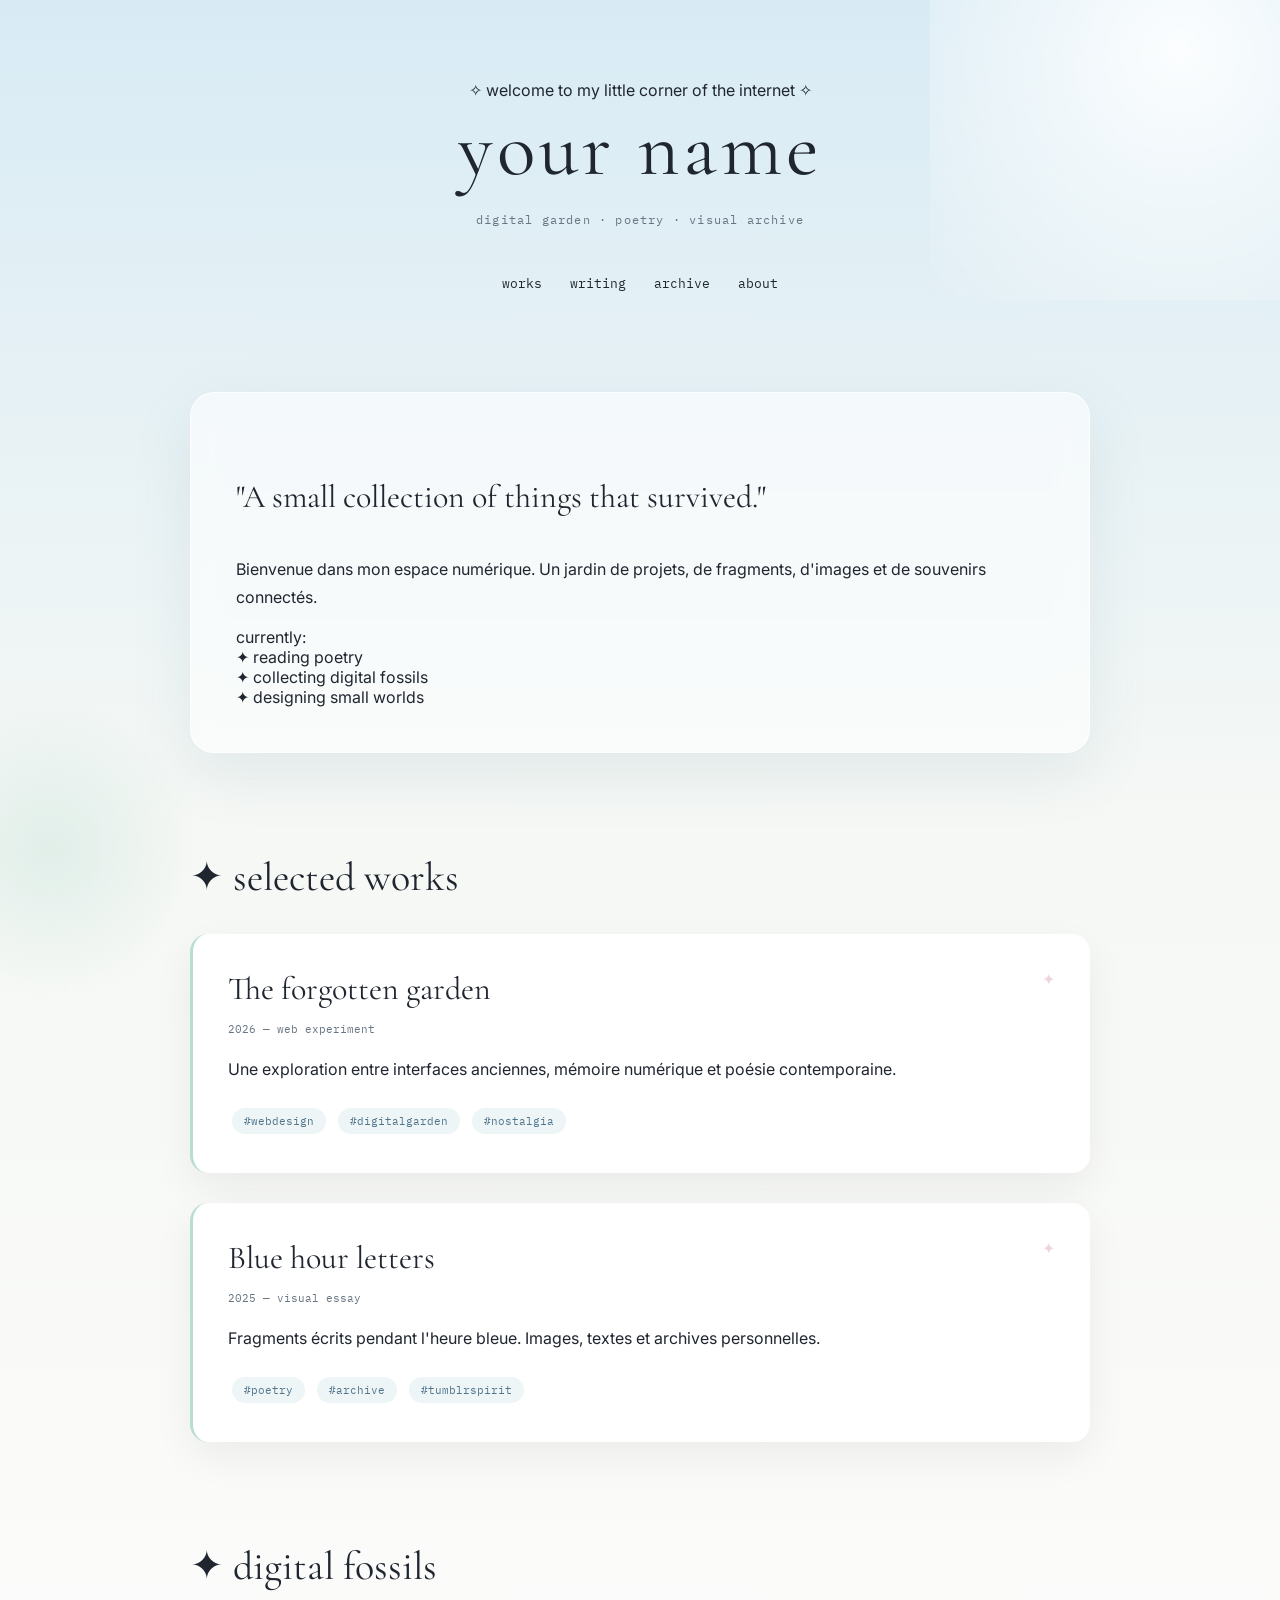
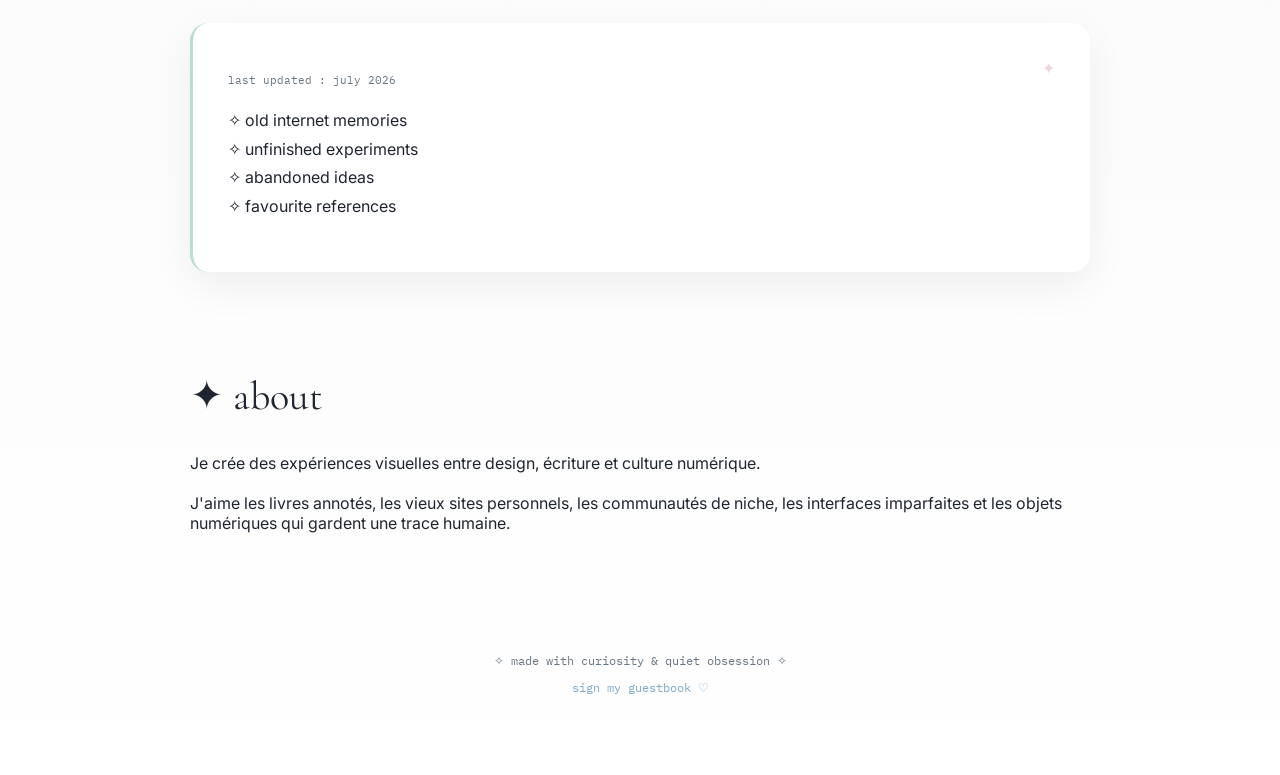
<file: index.html>
<!DOCTYPE html>
<html lang="fr">

<head>

<meta charset="UTF-8">
<meta name="viewport" content="width=device-width, initial-scale=1.0">

<title>your name — digital archive</title>

<meta name="description" content="Digital garden, poetry archive and visual experiments.">


<link rel="stylesheet" href="style.css">


<link rel="preconnect" href="https://fonts.googleapis.com">
<link rel="preconnect" href="https://fonts.gstatic.com" crossorigin>

<link href="https://fonts.googleapis.com/css2?family=Cormorant+Garamond:wght@300;400;600&family=IBM+Plex+Mono:wght@300;400&family=Inter:wght@300;400&display=swap" rel="stylesheet">


</head>



<body>


<div class="container">



<header>


<div class="small-note">
✧ welcome to my little corner of the internet ✧
</div>


<h1>
your name
</h1>


<p class="subtitle">
digital garden · poetry · visual archive
</p>



<nav>

<a href="#works">works</a>
<a href="#writing">writing</a>
<a href="#archive">archive</a>
<a href="#about">about</a>

</nav>


</header>






<main>



<section class="intro">


<p class="quote">
"A small collection of things that survived."
</p>


<p>
Bienvenue dans mon espace numérique.
Un jardin de projets, de fragments, d'images
et de souvenirs connectés.
</p>


<div class="status">

currently:
<br>

✦ reading poetry
<br>

✦ collecting digital fossils
<br>

✦ designing small worlds

</div>



</section>







<section id="works">


<h2>
✦ selected works
</h2>



<div class="archive">



<article class="card">


<h3>
The forgotten garden
</h3>


<p class="meta">
2026 — web experiment
</p>


<p>

Une exploration entre interfaces anciennes,
mémoire numérique et poésie contemporaine.

</p>



<div class="tags">

<span class="tag">
#webdesign
</span>

<span class="tag">
#digitalgarden
</span>

<span class="tag">
#nostalgia
</span>


</div>


</article>






<article class="card">


<h3>
Blue hour letters
</h3>


<p class="meta">
2025 — visual essay
</p>


<p>

Fragments écrits pendant l'heure bleue.
Images, textes et archives personnelles.

</p>



<div class="tags">

<span class="tag">
#poetry
</span>

<span class="tag">
#archive
</span>

<span class="tag">
#tumblrspirit
</span>


</div>


</article>




</div>


</section>







<section id="archive">


<h2>
✦ digital fossils
</h2>


<div class="archive">


<div class="card archive-box">


<p class="meta">
last updated : july 2026
</p>


<p>

✧ old internet memories
<br>
✧ unfinished experiments
<br>
✧ abandoned ideas
<br>
✧ favourite references

</p>


</div>


</div>


</section>







<section id="about">


<h2>
✦ about
</h2>


<p>

Je crée des expériences visuelles entre design,
écriture et culture numérique.

<br><br>

J'aime les livres annotés,
les vieux sites personnels,
les communautés de niche,
les interfaces imparfaites
et les objets numériques qui gardent une trace humaine.

</p>


</section>






</main>







<footer>


<p>
✧ made with curiosity &amp; quiet obsession ✧
</p>


<a class="guestbook" href="#">
sign my guestbook ♡
</a>



</footer>




</div>


</body>

</html>
</file>
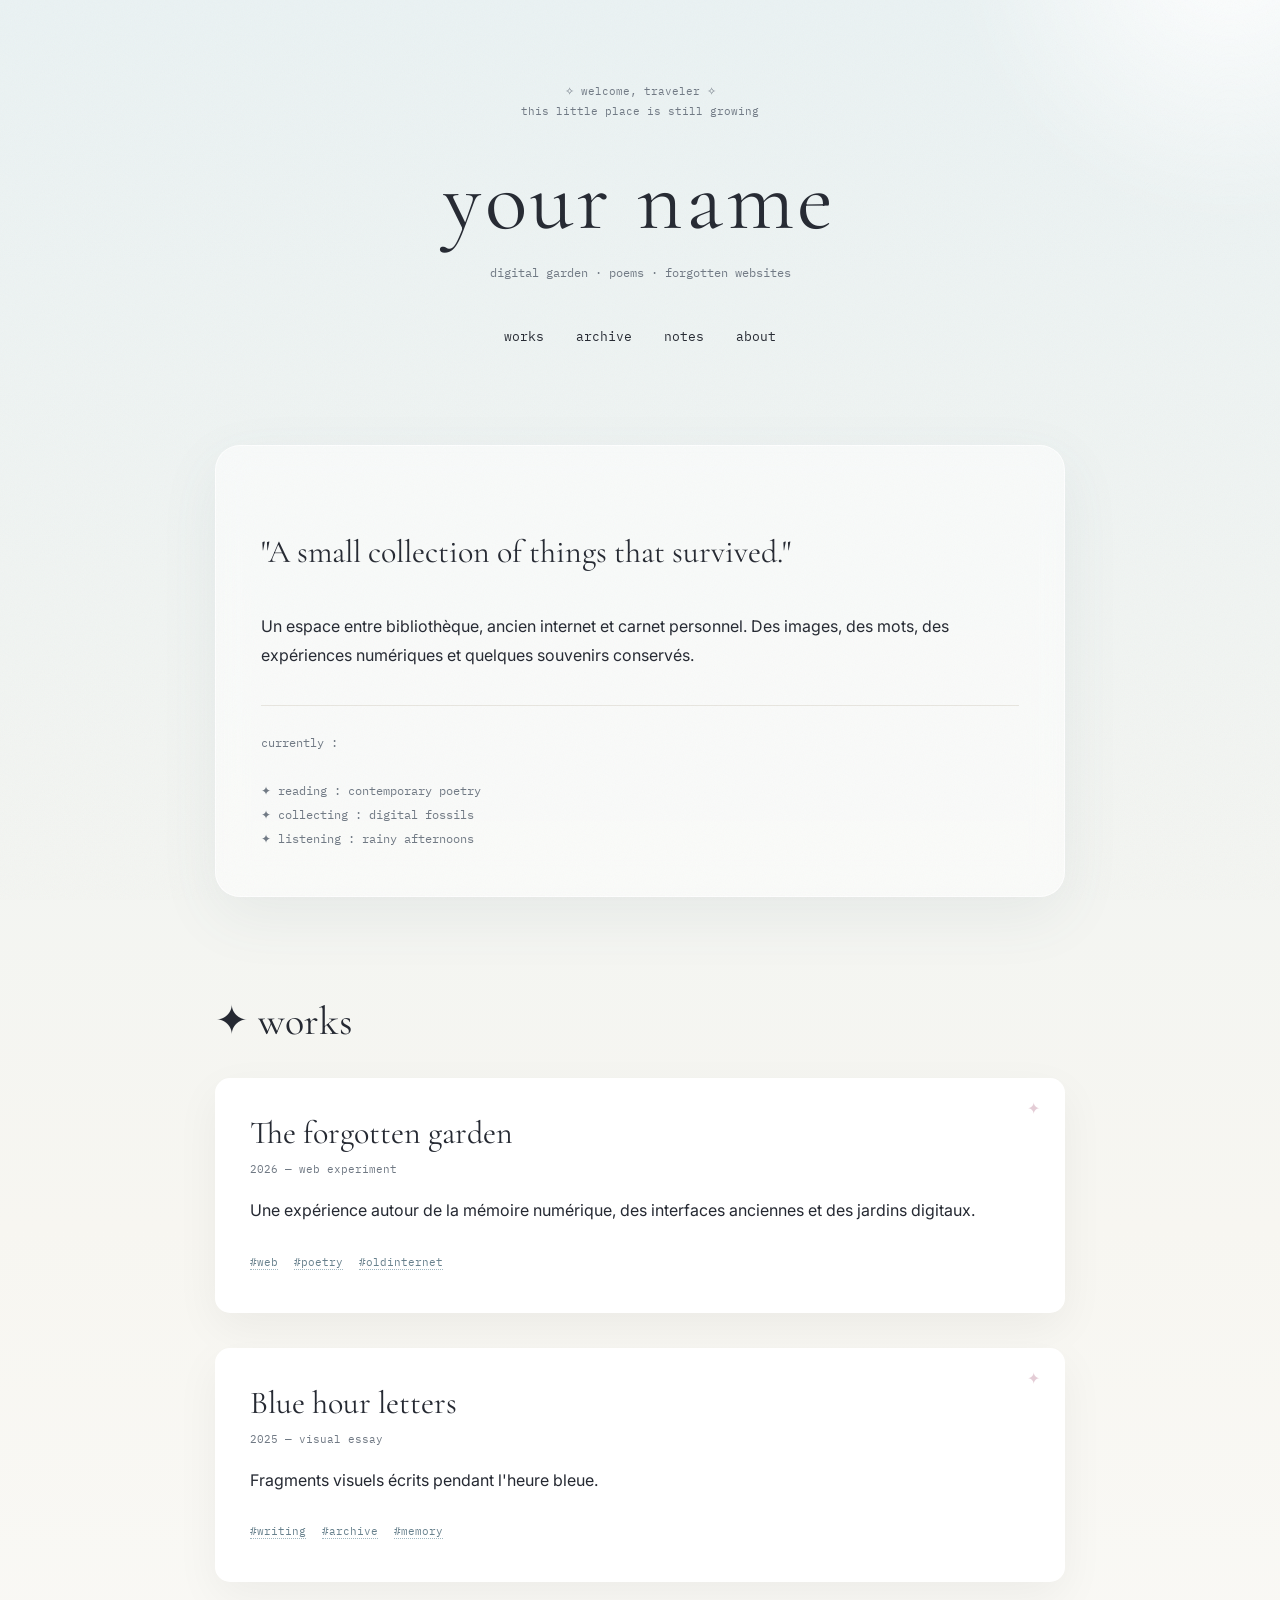
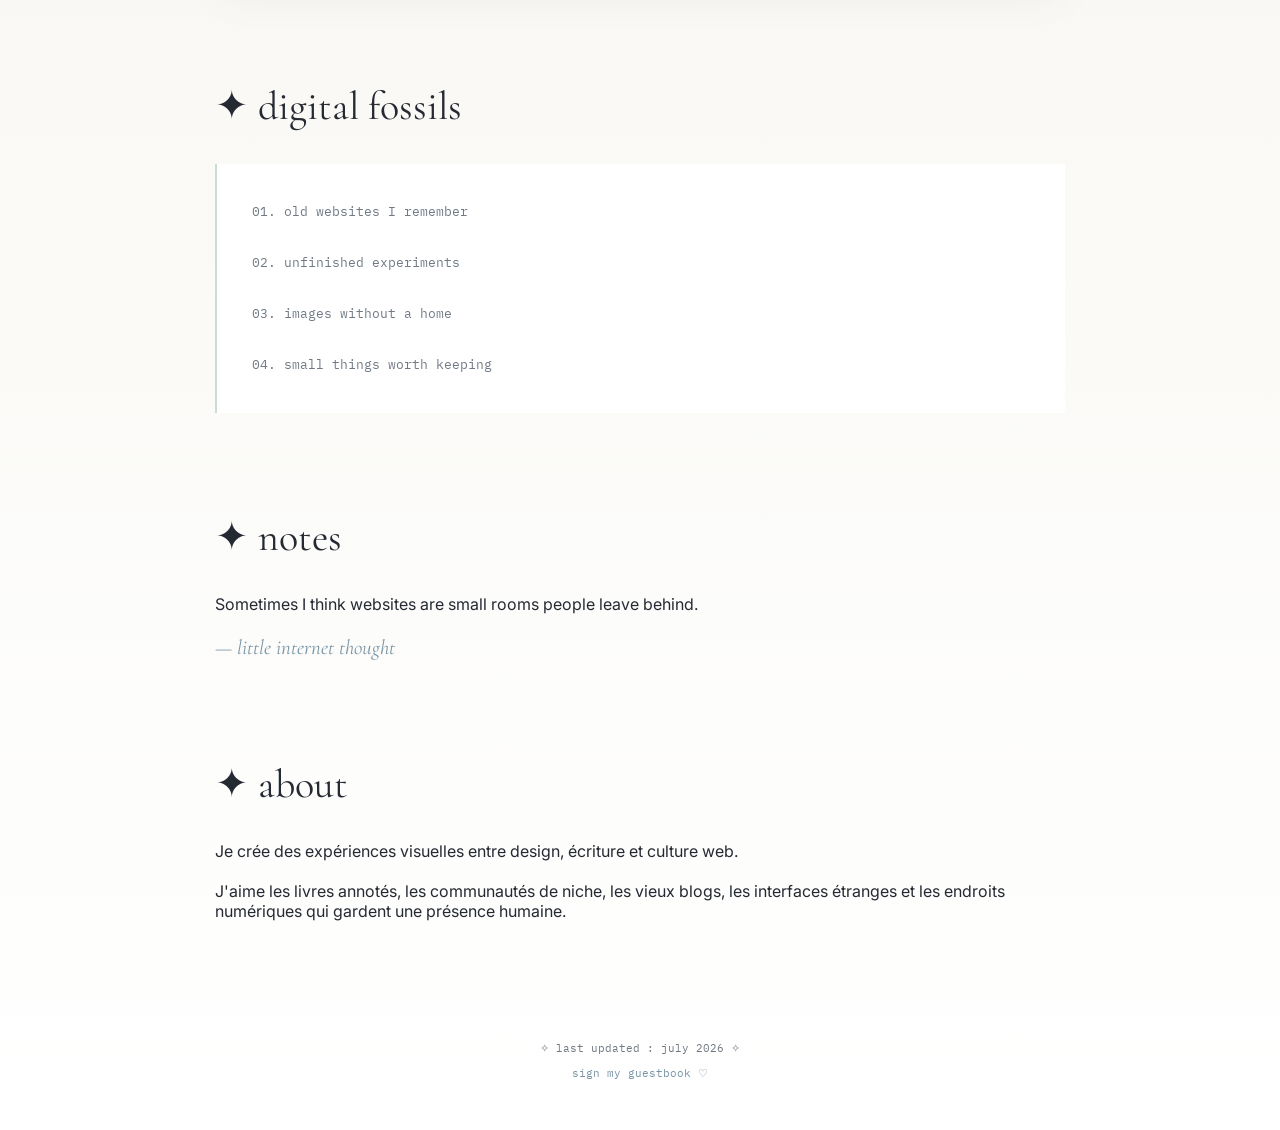
<file: index3.html>
<!DOCTYPE html>
<html lang="fr">

<head>

<meta charset="UTF-8">
<meta name="viewport" content="width=device-width, initial-scale=1.0">

<title>your name — quiet digital archive</title>

<link rel="stylesheet" href="style3.css">


<link rel="preconnect" href="https://fonts.googleapis.com">
<link rel="preconnect" href="https://fonts.gstatic.com" crossorigin>

<link href="https://fonts.googleapis.com/css2?family=Cormorant+Garamond:wght@300;400;600&family=IBM+Plex+Mono:wght@300;400&family=Inter:wght@300;400&display=swap" rel="stylesheet">


</head>



<body>



<div class="container">



<header>


<p class="tiny">

✧ welcome, traveler ✧
<br>
this little place is still growing

</p>


<h1>
your name
</h1>


<p class="subtitle">
digital garden · poems · forgotten websites
</p>



<nav>

<a href="#works">
works
</a>

<a href="#archive">
archive
</a>

<a href="#notes">
notes
</a>

<a href="#about">
about
</a>

</nav>


</header>






<section class="intro">


<p class="quote">

"A small collection of things that survived."

</p>


<p>

Un espace entre bibliothèque,
ancien internet et carnet personnel.

Des images, des mots,
des expériences numériques
et quelques souvenirs conservés.

</p>



<div class="status">


currently :

<br><br>

✦ reading : contemporary poetry

<br>

✦ collecting : digital fossils

<br>

✦ listening : rainy afternoons


</div>



</section>







<section id="works">


<h2>
✦ works
</h2>



<div class="archive">



<article class="card">


<h3>
The forgotten garden
</h3>


<span class="date">
2026 — web experiment
</span>


<p>

Une expérience autour de la mémoire numérique,
des interfaces anciennes et des jardins digitaux.

</p>


<div class="tags">

<span>
#web
</span>

<span>
#poetry
</span>

<span>
#oldinternet
</span>

</div>


</article>






<article class="card">


<h3>
Blue hour letters
</h3>


<span class="date">
2025 — visual essay
</span>


<p>

Fragments visuels écrits pendant
l'heure bleue.

</p>


<div class="tags">

<span>
#writing
</span>

<span>
#archive
</span>

<span>
#memory
</span>

</div>


</article>




</div>


</section>







<section id="archive">


<h2>
✦ digital fossils
</h2>



<div class="note">


01.
old websites I remember

<br><br>

02.
unfinished experiments

<br><br>

03.
images without a home

<br><br>

04.
small things worth keeping


</div>



</section>







<section id="notes">


<h2>
✦ notes
</h2>


<p>

Sometimes I think websites
are small rooms people leave behind.

</p>


<p class="hand">

— little internet thought

</p>



</section>








<section id="about">


<h2>
✦ about
</h2>


<p>

Je crée des expériences visuelles
entre design, écriture et culture web.

<br><br>

J'aime les livres annotés,
les communautés de niche,
les vieux blogs,
les interfaces étranges
et les endroits numériques
qui gardent une présence humaine.

</p>


</section>







<footer>


<p>
✧ last updated : july 2026 ✧
</p>


<a href="#">
sign my guestbook ♡
</a>



</footer>




</div>



</body>

</html>
</file>
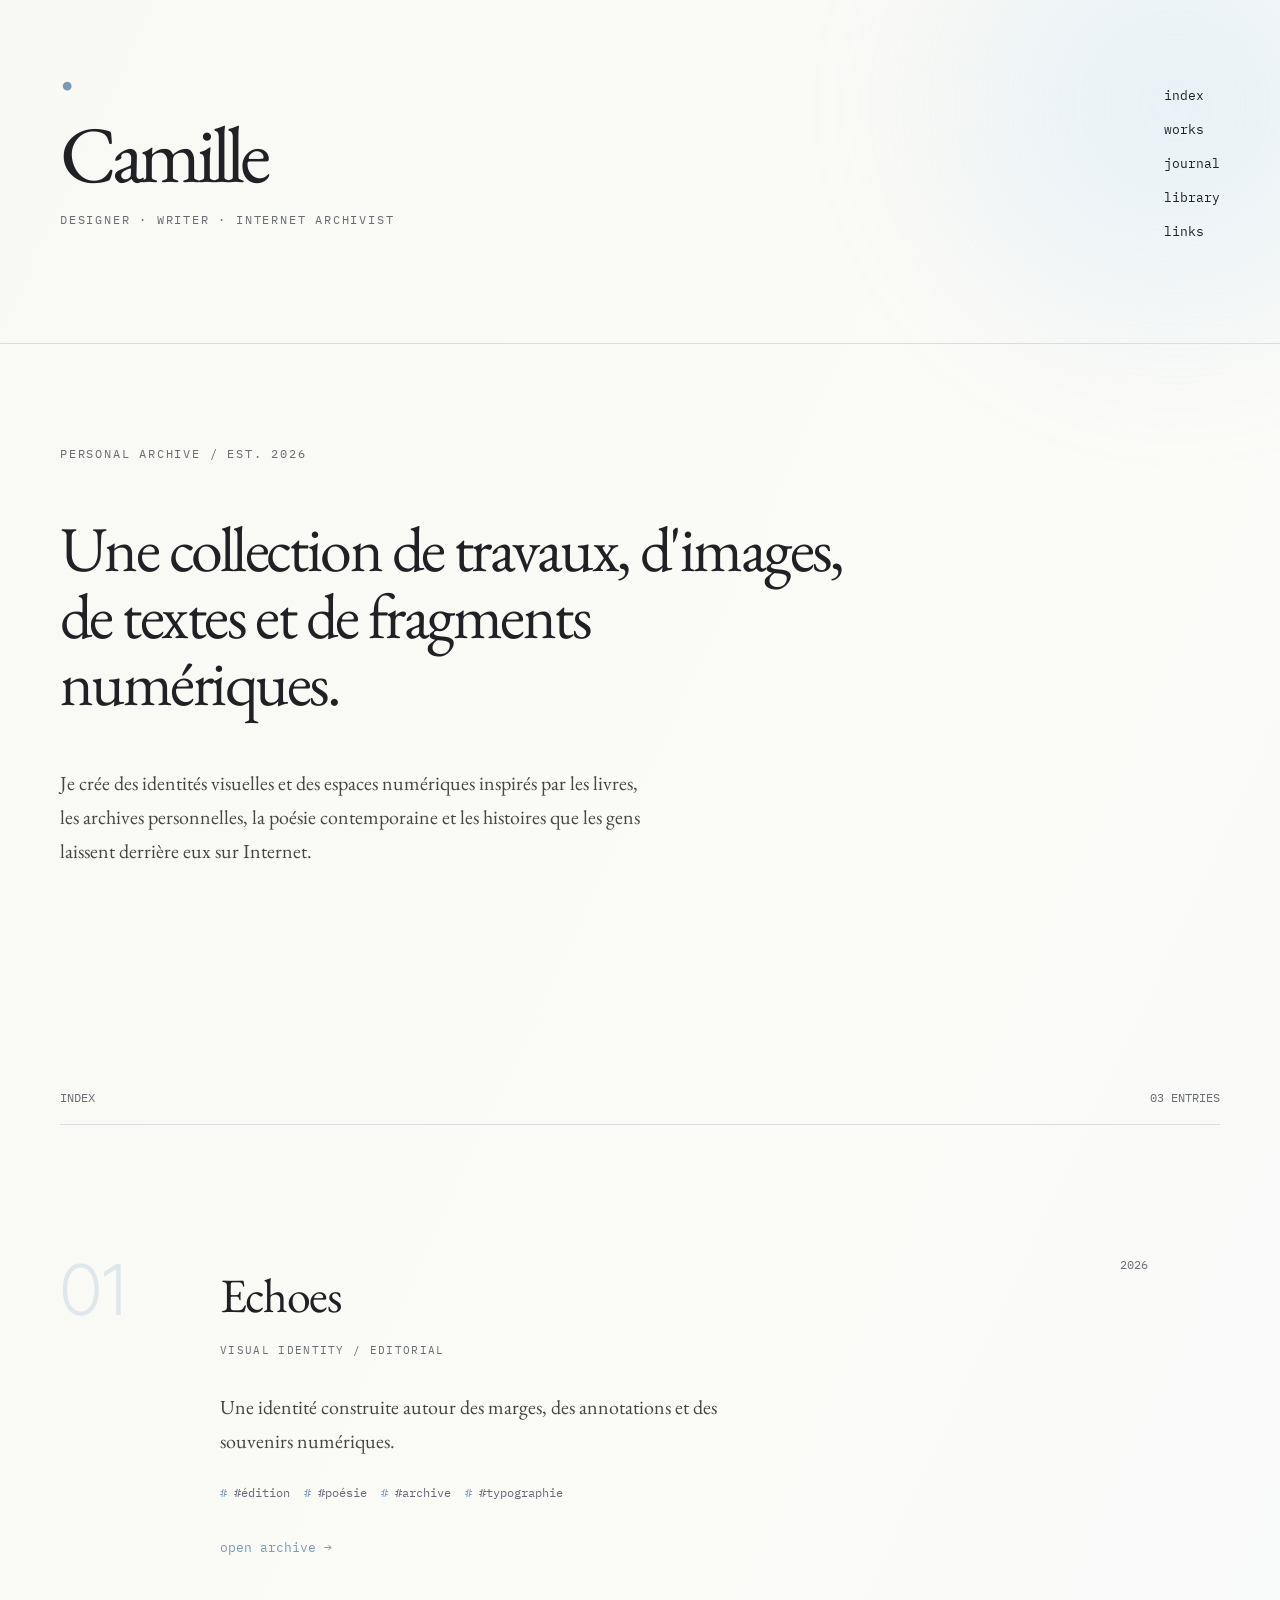
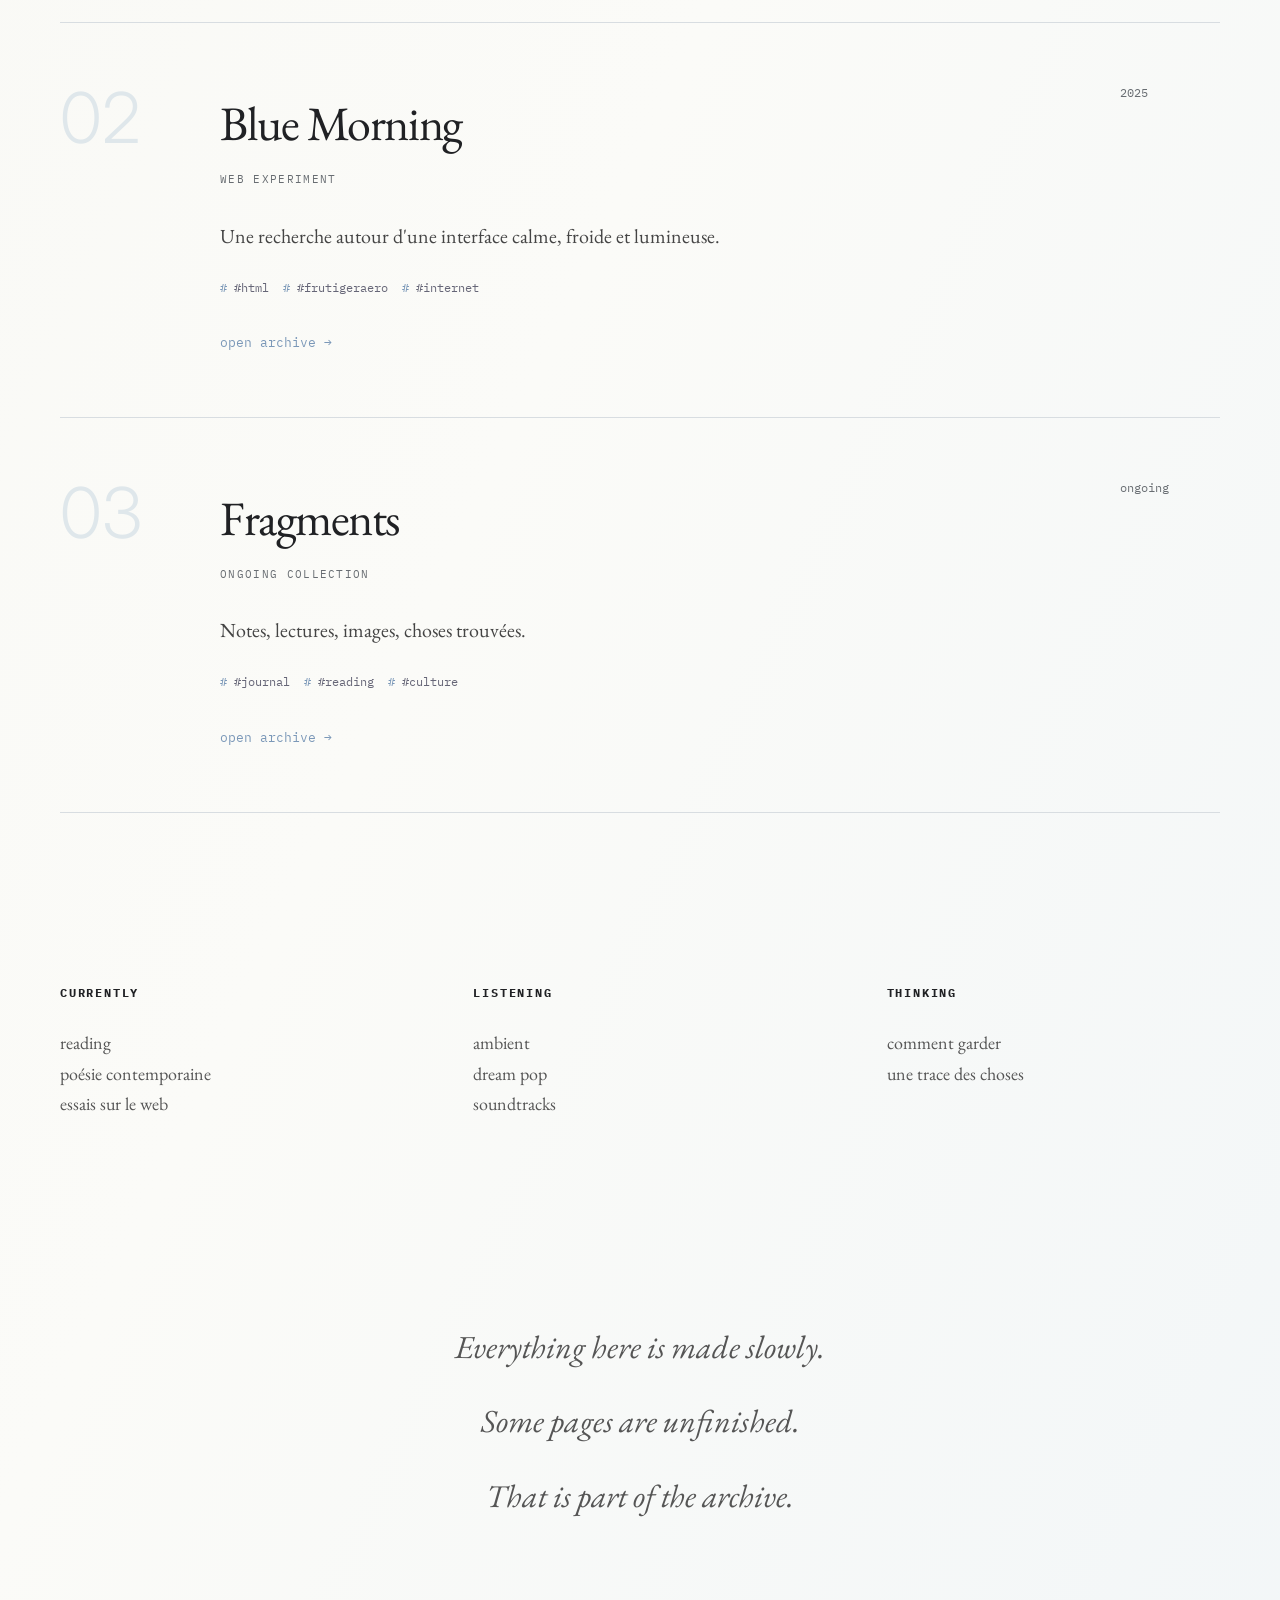
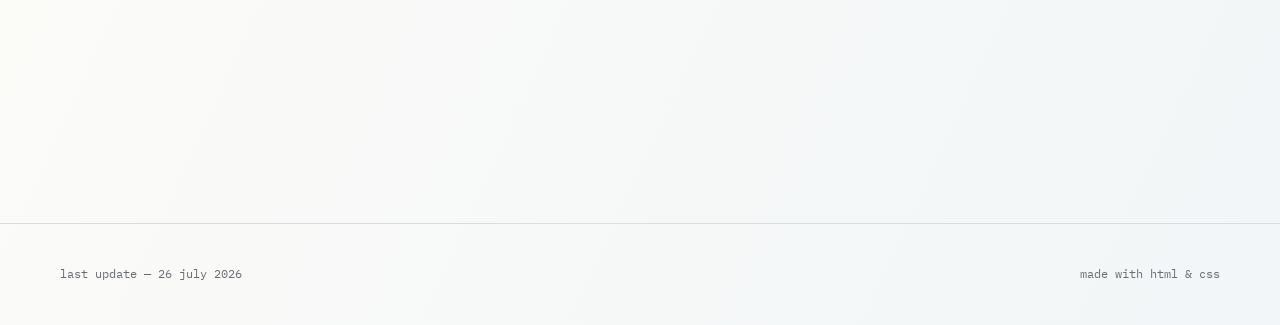
<file: index7.html>
<!DOCTYPE html>
<html lang="fr">

<head>

<meta charset="UTF-8">
<meta name="viewport" content="width=device-width, initial-scale=1.0">

<title>Camille — Archive</title>

<link rel="stylesheet" href="style7.css">

<link rel="preconnect" href="https://fonts.googleapis.com">
<link rel="preconnect" href="https://fonts.gstatic.com" crossorigin>

<link href="https://fonts.googleapis.com/css2?family=EB+Garamond:wght@400;500;600&family=Inter:wght@300;400&family=IBM+Plex+Mono&display=swap" rel="stylesheet">

</head>


<body>


<div class="light"></div>


<header class="top">

<div class="identity">

<div class="mark">
•
</div>

<h1>
Camille
</h1>

<p>
designer · writer · internet archivist
</p>

</div>


<nav>

<a href="#">
index
</a>

<a href="page7.html">
works
</a>

<a href="#">
journal
</a>

<a href="#">
library
</a>

<a href="#">
links
</a>

</nav>


</header>




<main>



<section class="opening">


<p class="small">
PERSONAL ARCHIVE / EST. 2026
</p>


<h2>

Une collection de travaux,
d'images, de textes
et de fragments numériques.

</h2>


<p class="description">

Je crée des identités visuelles et des espaces numériques
inspirés par les livres, les archives personnelles,
la poésie contemporaine et les histoires que les gens
laissent derrière eux sur Internet.

</p>


</section>





<section class="index">


<div class="title">

<span>
INDEX
</span>

<span>
03 ENTRIES
</span>

</div>




<article class="entry">


<div class="number">
01
</div>


<div class="content">


<h3>
Echoes
</h3>


<p class="type">
visual identity / editorial
</p>


<p>
Une identité construite autour des marges,
des annotations et des souvenirs numériques.
</p>


<div class="tags">

<span>
#édition
</span>

<span>
#poésie
</span>

<span>
#archive
</span>

<span>
#typographie
</span>

</div>


<a href="page7.html">
open archive →
</a>


</div>


<div class="date">
2026
</div>


</article>





<article class="entry">


<div class="number">
02
</div>


<div class="content">


<h3>
Blue Morning
</h3>


<p class="type">
web experiment
</p>


<p>
Une recherche autour d'une interface calme,
froide et lumineuse.
</p>


<div class="tags">

<span>
#html
</span>

<span>
#frutigeraero
</span>

<span>
#internet
</span>

</div>


<a href="#">
open archive →
</a>


</div>


<div class="date">
2025
</div>


</article>







<article class="entry">


<div class="number">
03
</div>


<div class="content">


<h3>
Fragments
</h3>


<p class="type">
ongoing collection
</p>


<p>
Notes, lectures, images,
choses trouvées.
</p>


<div class="tags">

<span>
#journal
</span>

<span>
#reading
</span>

<span>
#culture
</span>

</div>


<a href="#">
open archive →
</a>


</div>


<div class="date">
ongoing
</div>


</article>



</section>







<section class="side-notes">


<div>

<h4>
currently
</h4>


<p>
reading<br>
poésie contemporaine<br>
essais sur le web
</p>

</div>



<div>

<h4>
listening
</h4>


<p>
ambient<br>
dream pop<br>
soundtracks
</p>

</div>



<div>

<h4>
thinking
</h4>


<p>
comment garder<br>
une trace des choses
</p>

</div>


</section>






<section class="ending">


<p>

Everything here is made slowly.

</p>


<p>

Some pages are unfinished.

</p>


<p>

That is part of the archive.

</p>


</section>




</main>





<footer>


<p>
last update — 26 july 2026
</p>


<p>
made with html & css
</p>


</footer>



</body>

</html>
</file>
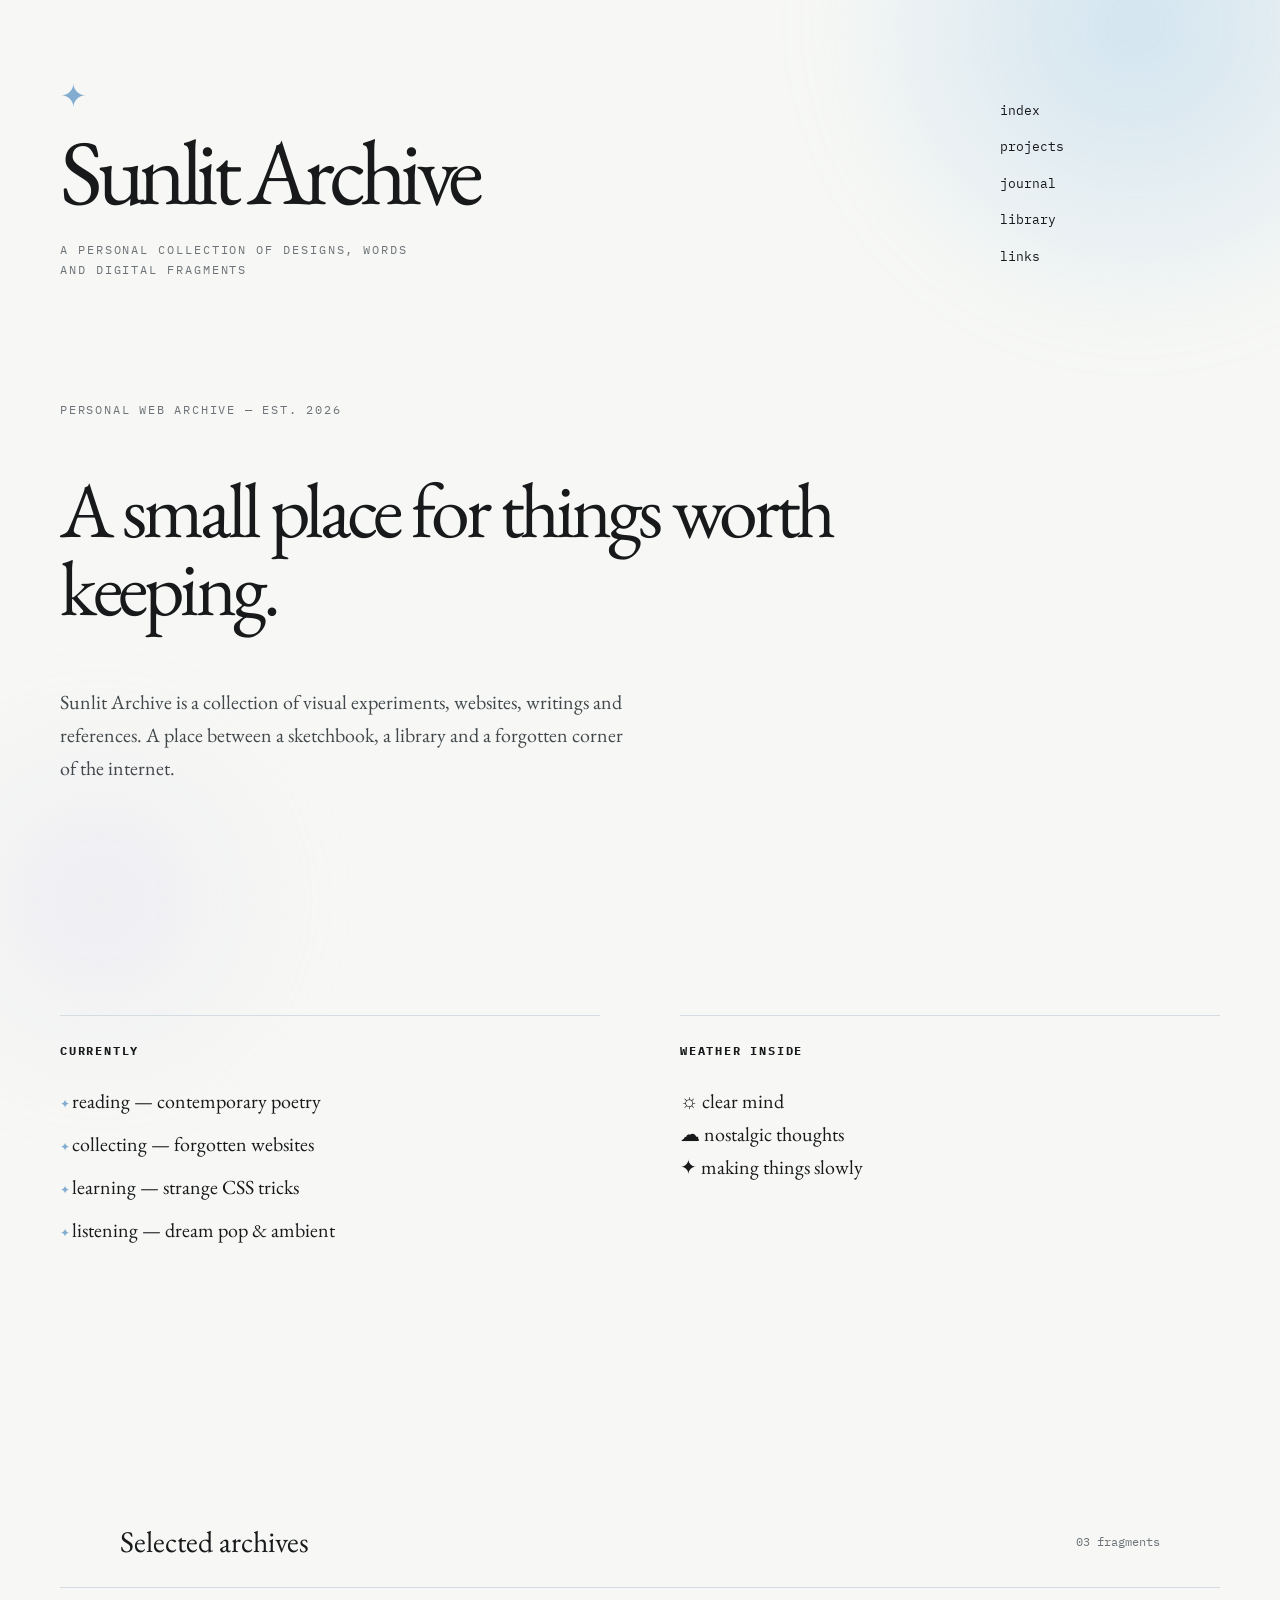
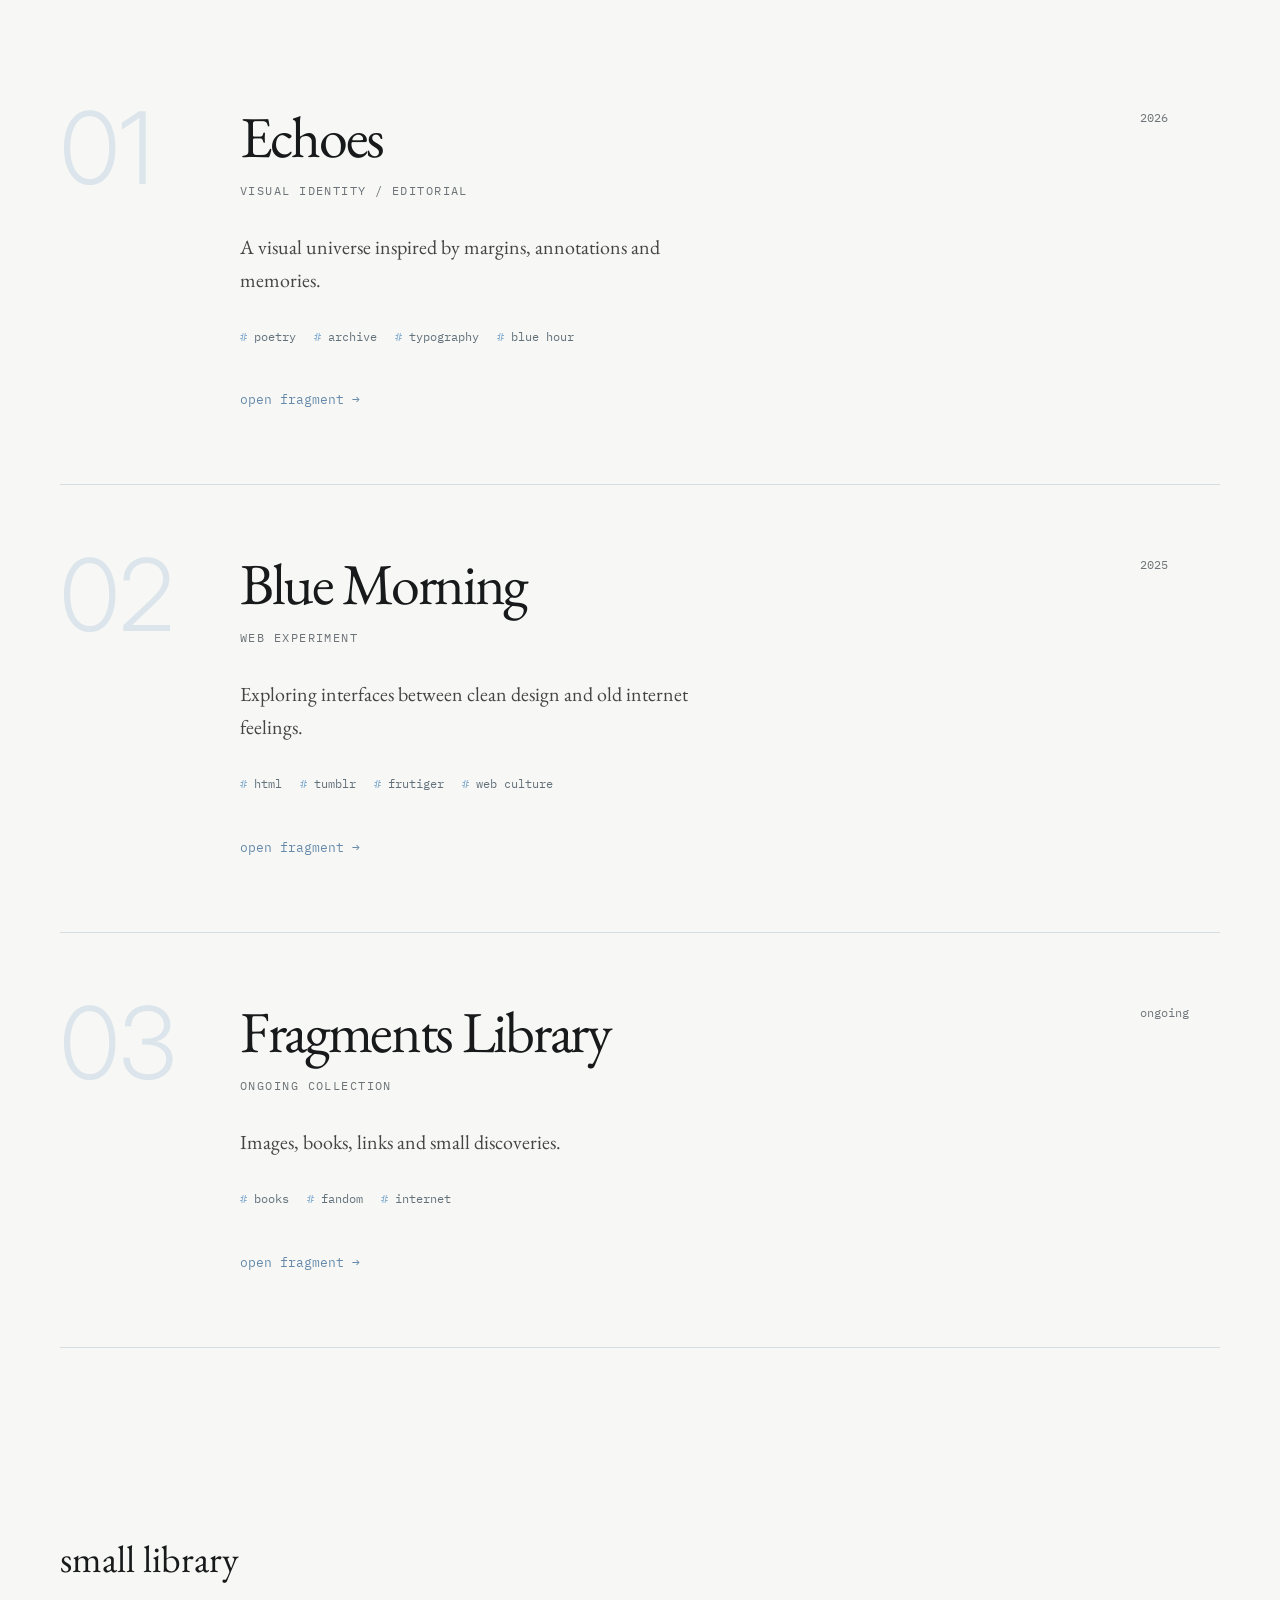
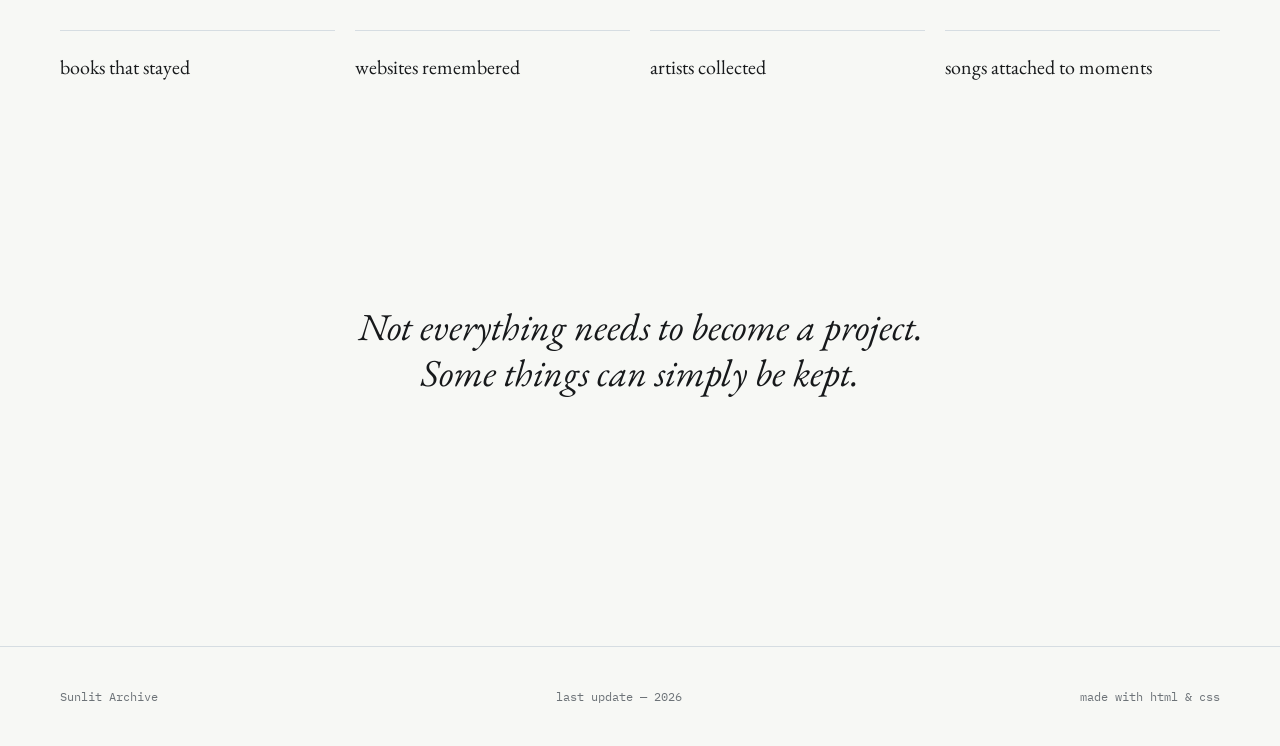
<file: index8.html>
<!DOCTYPE html>
<html lang="fr">

<head>

<meta charset="UTF-8">
<meta name="viewport" content="width=device-width, initial-scale=1.0">

<title>Sunlit Archive — personal collection</title>

<link rel="stylesheet" href="style8.css">

<link rel="preconnect" href="https://fonts.googleapis.com">
<link rel="preconnect" href="https://fonts.gstatic.com" crossorigin>

<link href="https://fonts.googleapis.com/css2?family=EB+Garamond:wght@400;500;600&family=IBM+Plex+Mono&family=Inter:wght@300;400&display=swap" rel="stylesheet">

</head>


<body>


<div class="sun"></div>



<header>


<div class="brand">


<p class="symbol">
✦
</p>


<h1>
Sunlit Archive
</h1>


<p class="subtitle">

a personal collection of
designs, words and digital fragments

</p>


</div>





<nav>

<a href="#">
index
</a>

<a href="#">
projects
</a>

<a href="#">
journal
</a>

<a href="#">
library
</a>

<a href="#">
links
</a>

</nav>


</header>





<main>




<section class="intro">


<p class="meta">
PERSONAL WEB ARCHIVE — EST. 2026
</p>


<h2>

A small place for things
worth keeping.

</h2>



<p>

Sunlit Archive is a collection of visual experiments,
websites, writings and references.

A place between a sketchbook,
a library and a forgotten corner of the internet.

</p>



</section>






<section class="now">


<div class="note">


<h3>
currently
</h3>


<ul>

<li>
reading — contemporary poetry
</li>

<li>
collecting — forgotten websites
</li>

<li>
learning — strange CSS tricks
</li>

<li>
listening — dream pop & ambient
</li>

</ul>


</div>





<div class="note">


<h3>
weather inside
</h3>


<p>

☼ clear mind

<br>

☁ nostalgic thoughts

<br>

✦ making things slowly

</p>


</div>


</section>







<section class="archive">


<header class="archive-header">


<h3>
Selected archives
</h3>


<p>
03 fragments
</p>


</header>






<article class="entry">


<div class="index">
01
</div>


<div class="entry-content">


<h4>
Echoes
</h4>


<p class="category">
visual identity / editorial
</p>


<p>

A visual universe inspired by margins,
annotations and memories.

</p>



<div class="tags">

<span>
poetry
</span>

<span>
archive
</span>

<span>
typography
</span>

<span>
blue hour
</span>

</div>



<a href="#">
open fragment →
</a>


</div>



<div class="year">
2026
</div>


</article>








<article class="entry">


<div class="index">
02
</div>


<div class="entry-content">


<h4>
Blue Morning
</h4>


<p class="category">
web experiment
</p>


<p>

Exploring interfaces between
clean design and old internet feelings.

</p>


<div class="tags">

<span>
html
</span>

<span>
tumblr
</span>

<span>
frutiger
</span>

<span>
web culture
</span>

</div>


<a href="#">
open fragment →
</a>


</div>



<div class="year">
2025
</div>


</article>








<article class="entry">


<div class="index">
03
</div>


<div class="entry-content">


<h4>
Fragments Library
</h4>


<p class="category">
ongoing collection
</p>


<p>

Images, books, links and small discoveries.

</p>


<div class="tags">

<span>
books
</span>

<span>
fandom
</span>

<span>
internet
</span>

</div>


<a href="#">
open fragment →
</a>


</div>



<div class="year">
ongoing
</div>


</article>



</section>








<section class="library">


<h3>
small library
</h3>


<div class="library-grid">


<p>
books that stayed
</p>


<p>
websites remembered
</p>


<p>
artists collected
</p>


<p>
songs attached to moments
</p>


</div>


</section>








<section class="closing">


<p>

Not everything needs to become a project.

Some things can simply be kept.

</p>


</section>






</main>






<footer>


<p>
Sunlit Archive
</p>


<p>
last update — 2026
</p>


<p>
made with html & css
</p>


</footer>




</body>

</html>
</file>
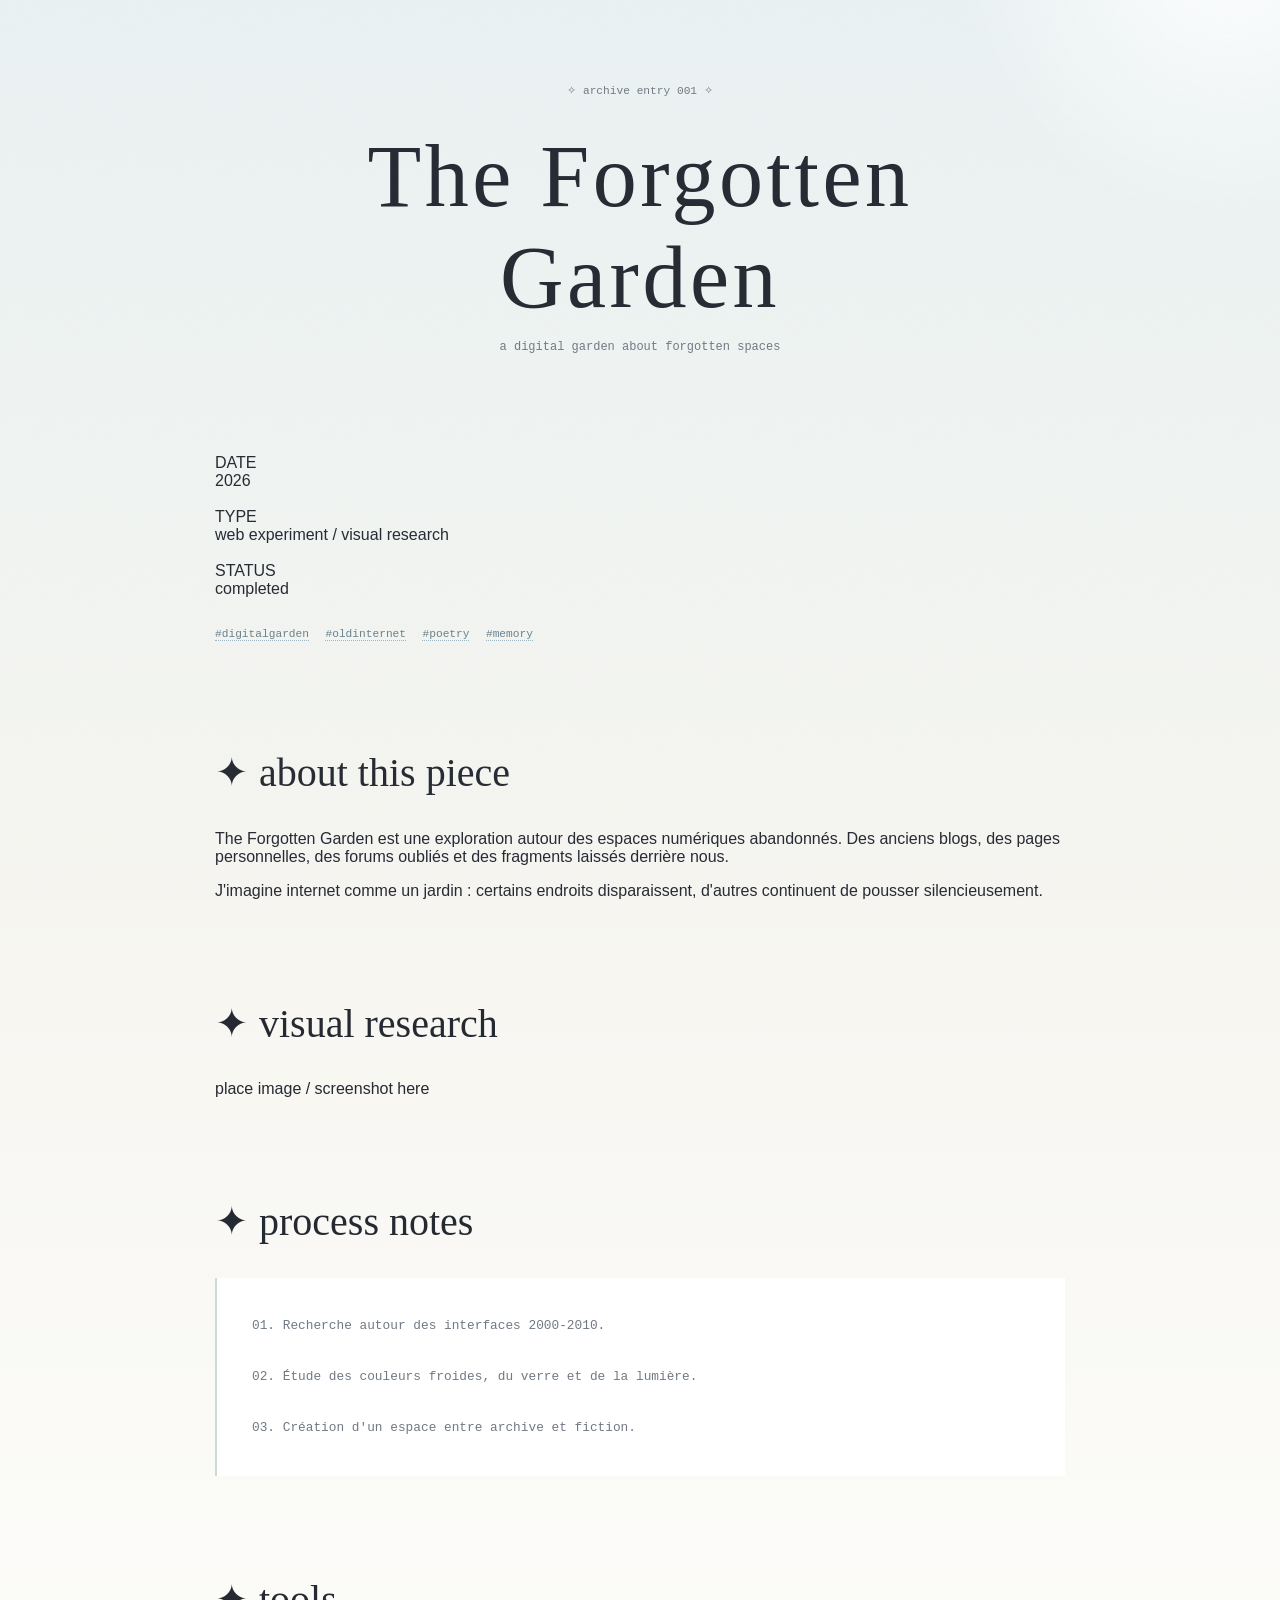
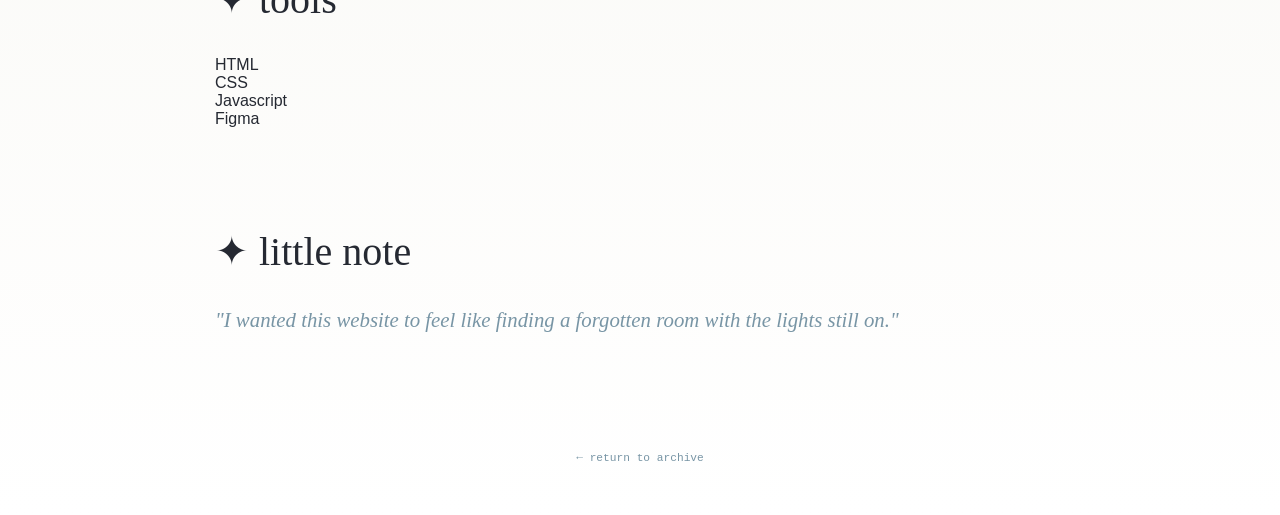
<file: page3.html>
<!DOCTYPE html>
<html lang="fr">

<head>

<meta charset="UTF-8">
<meta name="viewport" content="width=device-width, initial-scale=1.0">

<title>The Forgotten Garden — archive</title>

<link rel="stylesheet" href="style3.css">

</head>


<body>


<div class="container">



<header>


<p class="tiny">
✧ archive entry 001 ✧
</p>


<h1>
The Forgotten Garden
</h1>


<p class="subtitle">
a digital garden about forgotten spaces
</p>


</header>







<section class="project-intro">


<div class="meta">


DATE
<br>
2026

<br><br>

TYPE
<br>
web experiment / visual research

<br><br>

STATUS
<br>
completed

</div>



<div class="tags">

<span>#digitalgarden</span>
<span>#oldinternet</span>
<span>#poetry</span>
<span>#memory</span>

</div>


</section>







<section>


<h2>
✦ about this piece
</h2>


<p>

The Forgotten Garden est une exploration autour
des espaces numériques abandonnés.

Des anciens blogs, des pages personnelles,
des forums oubliés et des fragments laissés
derrière nous.

</p>


<p>

J'imagine internet comme un jardin :
certains endroits disparaissent,
d'autres continuent de pousser
silencieusement.

</p>


</section>








<section>


<h2>
✦ visual research
</h2>


<div class="image-placeholder">

place image / screenshot here

</div>



</section>








<section>


<h2>
✦ process notes
</h2>


<div class="note">


01.

Recherche autour des interfaces
2000-2010.


<br><br>


02.

Étude des couleurs froides,
du verre et de la lumière.


<br><br>


03.

Création d'un espace entre
archive et fiction.


</div>


</section>







<section>


<h2>
✦ tools
</h2>


<p class="meta">

HTML
<br>
CSS
<br>
Javascript
<br>
Figma

</p>


</section>








<section>


<h2>
✦ little note
</h2>


<p class="hand">


"I wanted this website to feel
like finding a forgotten room
with the lights still on."

</p>



</section>






<footer>


<a href="index3.html">

← return to archive

</a>


</footer>





</div>


</body>

</html>
</file>
<file: style.css>
@import url('https://fonts.googleapis.com/css2?family=Cormorant+Garamond:wght@300;400;600&family=IBM+Plex+Mono:wght@300;400&family=Inter:wght@300;400&display=swap');


/* ===========================
   DIGITAL HERBARIUM
   Solar Gothic Internet Archive
   =========================== */


:root {

    --paper: #f6f8f5;
    --snow: #ffffff;

    --sky-light: #dcecf4;
    --sky: #b7d5e7;

    --glass: rgba(255,255,255,.55);

    --blue: #7faac7;
    --water: #b8ddd2;

    --pink: #e6c3d0;

    --ink: #202630;
    --grey: #687582;

    --shadow:
    0 20px 60px rgba(91,130,150,.12);

}



/* RESET */

* {

    box-sizing:border-box;

}


html {

    scroll-behavior:smooth;

}



body {

    margin:0;

    min-height:100vh;

    color:var(--ink);

    background:

    linear-gradient(
        180deg,
        #d8ebf5 0%,
        var(--paper) 35%,
        white 100%
    );

    font-family:"Inter", sans-serif;

    overflow-x:hidden;

}




/* lumière Frutiger Aero */

body::before {

    content:"";

    position:fixed;

    width:500px;

    height:500px;

    top:-200px;

    right:-150px;

    background:

    radial-gradient(
        circle,
        rgba(255,255,255,.9),
        rgba(255,255,255,0)
    );

    pointer-events:none;

}



body::after {

    content:"";

    position:fixed;

    width:300px;

    height:300px;

    bottom:-100px;

    left:-100px;

    background:

    radial-gradient(
        circle,
        rgba(184,221,210,.35),
        transparent 70%
    );

    pointer-events:none;

}





/* CONTAINER */


.container {

    width:min(900px, 90%);

    margin:auto;

    padding:80px 0;

}




/* HEADER */


header {

    text-align:center;

    margin-bottom:100px;

}



h1 {

    font-family:
    "Cormorant Garamond",
    serif;

    font-size:clamp(3rem,8vw,5rem);

    font-weight:400;

    letter-spacing:.05em;

    margin:0;

}



.subtitle {

    margin-top:15px;

    font-family:
    "IBM Plex Mono",
    monospace;

    font-size:.75rem;

    color:var(--grey);

    letter-spacing:.1em;

}



/* NAV façon vieux web */


nav {

    margin-top:45px;

}



nav a {

    text-decoration:none;

    color:var(--ink);

    font-family:
    "IBM Plex Mono",
    monospace;

    font-size:.8rem;

    margin:0 12px;

    position:relative;

}



nav a::after {

    content:"";

    position:absolute;

    left:0;

    bottom:-6px;

    width:0;

    height:1px;

    background:var(--blue);

    transition:.3s;

}


nav a:hover::after {

    width:100%;

}





/* INTRO */


.intro {

    background:

    var(--glass);

    backdrop-filter:blur(15px);

    -webkit-backdrop-filter:blur(15px);


    padding:45px;


    border-radius:24px;


    border:

    1px solid rgba(255,255,255,.8);


    box-shadow:var(--shadow);

}



.intro p:first-child {

    font-family:
    "Cormorant Garamond",
    serif;


    font-size:2rem;

}



.intro p {

    line-height:1.7;

}





/* SECTIONS */


section {

    margin-top:100px;

}



h2 {

    font-family:
    "Cormorant Garamond",
    serif;


    font-weight:400;

    font-size:2.5rem;

}





/* CARTES PROJETS */


.archive {

    display:grid;

    gap:30px;

}



.card {

    background:white;

    padding:35px;


    border-radius:18px;


    box-shadow:

    0 15px 40px rgba(0,0,0,.06);


    border-left:

    3px solid var(--water);


    transition:.3s ease;

}



.card:hover {

    transform:translateY(-5px);


    box-shadow:

    0 25px 50px rgba(100,140,160,.15);

}




.card h3 {


    margin:0 0 10px;


    font-family:
    "Cormorant Garamond",
    serif;


    font-size:2rem;


    font-weight:400;


}




.meta {


    font-family:
    "IBM Plex Mono",
    monospace;


    color:var(--grey);


    font-size:.7rem;


}




.card p {

    line-height:1.8;

}





/* TAGS AO3 / TUMBLR */


.tags {

    margin-top:20px;

}



.tag {

    display:inline-block;


    padding:6px 12px;


    margin:4px;


    border-radius:30px;


    background:#edf5f7;


    color:#52758c;


    font-family:
    "IBM Plex Mono",
    monospace;


    font-size:.7rem;


    transition:.2s;


}



.tag:hover {

    background:var(--water);

    color:white;

}




/* LIENS */


a {

    transition:.2s;

}





/* FOOTER */


footer {

    margin-top:120px;


    text-align:center;


    color:var(--grey);


    font-family:
    "IBM Plex Mono",
    monospace;


    font-size:.75rem;

}



.guestbook {

    color:var(--blue);

    text-decoration:none;

}



.guestbook:hover {

    color:#446d87;

}





/* PETIT EFFET ARCHIVE */


.card::before {

    content:"✦";

    color:var(--pink);

    float:right;

    opacity:.7;

}





/* MOBILE */


@media(max-width:600px){


    .container {

        padding:40px 0;

    }


    header {

        margin-bottom:60px;

    }


    nav a {

        display:inline-block;

        margin:8px;

    }


    .intro {

        padding:25px;

    }


    .intro p:first-child {

        font-size:1.5rem;

    }


}
</file>
<file: style3.css>
/* =================================

   QUIET DIGITAL ARCHIVE
   style3.css

   poetry + old web + soft aero

================================= */


:root {

    --paper: #f8f7f2;
    --white: #ffffff;

    --sky: #e8f1f3;
    --mist: #dfe9e8;

    --sage: #c9ddd5;

    --ink: #252932;
    --grey: #707984;

    --blue-grey: #7895a5;

    --pink: #d9b8c5;

    --glass:
    rgba(255,255,255,.55);

}



/* RESET */


* {

    box-sizing:border-box;

}



html {

    scroll-behavior:smooth;

}



body {


    margin:0;

    min-height:100vh;


    color:var(--ink);


    font-family:
    "Inter",
    sans-serif;


    background:

    linear-gradient(

        180deg,

        #eaf2f3 0%,

        #f7f6f1 45%,

        #ffffff 100%

    );


    position:relative;


}



/* lumière du ciel */

body::before {


    content:"";


    position:fixed;


    width:600px;

    height:600px;


    top:-350px;

    right:-250px;



    background:


    radial-gradient(

        circle,

        rgba(255,255,255,.95),

        transparent 65%

    );



    filter:blur(20px);


    pointer-events:none;


}



/* petite texture papier */

body::after {


    content:"";


    position:fixed;


    inset:0;



    opacity:.035;



    background-image:


    url("data:image/svg+xml,%3Csvg width='120' height='120' xmlns='http://www.w3.org/2000/svg'%3E%3Cfilter id='n'%3E%3CfeTurbulence type='fractalNoise' baseFrequency='.9' numOctaves='3'/%3E%3C/filter%3E%3Crect width='120' height='120' filter='url(%23n)' opacity='1'/%3E%3C/svg%3E");



    pointer-events:none;

}






.container {


    width:min(850px,90%);


    margin:auto;


    padding:70px 0 50px;


}





/* HEADER */


header {


    text-align:center;


    margin-bottom:90px;


}



.tiny {


    font-family:
    "IBM Plex Mono",
    monospace;


    font-size:.7rem;


    color:var(--grey);


    line-height:1.8;

}



h1 {


    font-family:
    "Cormorant Garamond",
    serif;


    font-size:
    clamp(3.5rem,9vw,5.5rem);



    font-weight:400;


    margin:25px 0 5px;


    letter-spacing:.04em;


}



.subtitle {


    color:var(--grey);


    font-family:
    "IBM Plex Mono",
    monospace;


    font-size:.75rem;


}





/* NAV */

nav {


    margin-top:45px;


}



nav a {


    text-decoration:none;


    color:var(--ink);


    font-family:
    "IBM Plex Mono",
    monospace;


    font-size:.8rem;


    margin:0 12px;


}



nav a:hover {


    color:var(--blue-grey);


}







/* INTRO */


.intro {


    padding:45px;


    background:var(--glass);


    backdrop-filter:blur(15px);


    border-radius:25px;


    border:

    1px solid rgba(255,255,255,.8);


    box-shadow:

    0 20px 60px rgba(80,100,120,.08);


}



.quote {


    font-family:
    "Cormorant Garamond",
    serif;


    font-size:2rem;


    line-height:1.4;


}



.intro p {


    line-height:1.8;


}



.status {


    margin-top:35px;


    padding-top:25px;


    border-top:

    1px solid #e7e5df;


    font-family:
    "IBM Plex Mono",
    monospace;


    font-size:.75rem;


    color:var(--grey);


    line-height:2;


}







/* TITRES */


section {


    margin-top:100px;


}



h2 {


    font-family:
    "Cormorant Garamond",
    serif;


    font-weight:400;


    font-size:2.5rem;


}






/* PROJETS */


.archive {


    display:grid;


    gap:35px;


}




.card {


    background:white;


    padding:35px;


    border-radius:15px;


    box-shadow:


    0 15px 45px rgba(0,0,0,.05);



    position:relative;


}



.card::before {


    content:"✦";


    position:absolute;


    top:20px;

    right:25px;


    color:var(--pink);


    opacity:.7;


}




.card h3 {


    margin:0;


    font-family:
    "Cormorant Garamond",
    serif;


    font-weight:400;


    font-size:2rem;


}




.date {


    display:block;


    margin:10px 0 20px;


    color:var(--grey);


    font-family:
    "IBM Plex Mono",
    monospace;


    font-size:.7rem;


}



.card p {


    line-height:1.8;


}






/* TAGS */

.tags {


    margin-top:25px;


}



.tags span {


    display:inline-block;


    margin-right:12px;


    margin-bottom:8px;



    font-family:
    "IBM Plex Mono",
    monospace;


    font-size:.7rem;


    color:#68818d;



    border-bottom:

    1px dotted #9fb6bf;


    cursor:pointer;


}



.tags span:hover {


    color:var(--pink);


}







/* NOTE ARCHIVE */


.note {


    background:#fff;


    padding:35px;


    border-left:

    2px solid var(--sage);



    font-family:
    "IBM Plex Mono",
    monospace;


    font-size:.8rem;


    line-height:2;


    color:var(--grey);


}





.hand {


    font-family:
    "Cormorant Garamond",
    serif;


    font-style:italic;


    color:var(--blue-grey);


    font-size:1.3rem;


}







/* FOOTER */


footer {


    margin-top:120px;


    text-align:center;


    color:var(--grey);


    font-family:
    "IBM Plex Mono",
    monospace;


    font-size:.7rem;


}



footer a {


    color:var(--blue-grey);


    text-decoration:none;


}






/* MOBILE */


@media(max-width:600px){


    .container {

        padding-top:40px;

    }



    .intro {


        padding:25px;


    }


    nav a {


        display:inline-block;

        margin:8px;


    }


}
</file>
<file: style7.css>
/* =====================================================
   SUNLIT ARCHIVE
   style7.css
   personal archive / literary web
===================================================== */


/* ------------------------------
   VARIABLES
------------------------------ */

:root {

    --paper: #f8f8f4;
    --paper-blue: #f2f6f8;

    --text: #202124;
    --soft-text: #686d72;

    --line: #d8dde1;

    --blue: #7b98b8;
    --blue-light: #dce9f3;

    --mono: "IBM Plex Mono", monospace;
    --sans: "Inter", sans-serif;
    --serif: "EB Garamond", serif;

    --page-width: 1280px;

}



/* ------------------------------
   RESET
------------------------------ */


* {

    box-sizing: border-box;
    margin: 0;
    padding: 0;

}


html {

    scroll-behavior: smooth;

}


body {

    background:
    linear-gradient(
        115deg,
        var(--paper) 0%,
        #fbfbf8 50%,
        var(--paper-blue) 100%
    );

    color: var(--text);

    font-family: var(--serif);

    font-size: 20px;

    line-height: 1.7;

    min-height: 100vh;

}



/* ------------------------------
   LIGHT / AERO ATMOSPHERE
------------------------------ */


.light {

    position: fixed;

    width: 650px;
    height: 650px;

    right: -220px;
    top: -220px;

    background:
    radial-gradient(
        circle,
        rgba(170,210,245,.25),
        rgba(170,210,245,0) 70%
    );

    filter: blur(40px);

    pointer-events:none;

    z-index:-1;

}



/* ------------------------------
   LINKS
------------------------------ */


a {

    color: inherit;

    text-decoration:none;

    transition:.3s ease;

}


a:hover {

    color: var(--blue);

}



/* ------------------------------
   HEADER
------------------------------ */


.top {

    max-width:var(--page-width);

    margin:auto;

    padding:

    70px 60px 100px;

    display:grid;

    grid-template-columns:
    1fr auto;

    border-bottom:1px solid var(--line);

}



.identity {

    display:flex;

    flex-direction:column;

}



.mark {

    font-family:var(--sans);

    color:var(--blue);

    font-size:28px;

    line-height:1;

    margin-bottom:20px;

}



.identity h1 {

    font-size:80px;

    font-weight:400;

    letter-spacing:-.06em;

    line-height:.9;

}



.identity p {

    margin-top:20px;

    font-family:var(--mono);

    font-size:12px;

    text-transform:uppercase;

    letter-spacing:.15em;

    color:var(--soft-text);

}



/* navigation */


nav {

    display:flex;

    flex-direction:column;

    gap:12px;

    padding-top:15px;

    font-family:var(--mono);

    font-size:13px;

    text-transform:lowercase;

}



nav a {

    position:relative;

}



nav a::before {

    content:"";

    position:absolute;

    left:-18px;

    top:50%;

    width:0;

    height:1px;

    background:var(--blue);

    transition:.3s;

}



nav a:hover::before {

    width:12px;

}





/* ------------------------------
   MAIN
------------------------------ */


main {

    max-width:var(--page-width);

    margin:auto;

    padding:

    100px 60px;

}





/* ------------------------------
   INTRO
------------------------------ */


.opening {

    width:70%;

    margin-bottom:220px;

}



.small {

    font-family:var(--mono);

    font-size:12px;

    letter-spacing:.15em;

    color:var(--soft-text);

    margin-bottom:50px;

}



.opening h2 {

    font-size:64px;

    line-height:1.05;

    font-weight:400;

    letter-spacing:-.04em;

    margin-bottom:50px;

}



.description {

    max-width:580px;

    color:#454545;

}





/* ------------------------------
   INDEX
------------------------------ */


.title {

    display:flex;

    justify-content:space-between;

    border-bottom:1px solid var(--line);

    padding-bottom:15px;

    margin-bottom:70px;

    font-family:var(--mono);

    font-size:12px;

    color:var(--soft-text);

}



/* ------------------------------
   ENTRIES
------------------------------ */


.entry {

    display:grid;

    grid-template-columns:

    120px 1fr 100px;

    gap:40px;

    padding:60px 0;

    border-bottom:1px solid var(--line);

    position:relative;

}



.number {

    font-family:var(--sans);

    font-size:70px;

    color:#dfe7eb;

    font-weight:300;

    line-height:1;

}



.content h3 {

    font-size:48px;

    font-weight:400;

    letter-spacing:-.03em;

    margin-bottom:5px;

}



.type {

    font-family:var(--mono);

    text-transform:uppercase;

    font-size:11px;

    letter-spacing:.12em;

    color:var(--soft-text);

    margin-bottom:30px;

}



.content p:not(.type) {

    max-width:500px;

    color:#444;

    margin-bottom:25px;

}



.tags {

    display:flex;

    flex-wrap:wrap;

    gap:14px;

    margin-bottom:25px;

}



.tags span {

    font-family:var(--mono);

    font-size:12px;

    color:#667;

}



.tags span::before {

    content:"#";

    color:var(--blue);

}



.content a {

    font-family:var(--mono);

    font-size:13px;

    color:var(--blue);

}



.date {

    font-family:var(--mono);

    font-size:12px;

    color:var(--soft-text);

}





.entry:hover .number {

    color:#b8d0e4;

}





/* ------------------------------
   SIDE NOTES
------------------------------ */


.side-notes {

    margin-top:170px;

    display:grid;

    grid-template-columns:repeat(3,1fr);

    gap:80px;

}



.side-notes h4 {

    font-family:var(--mono);

    font-size:12px;

    text-transform:uppercase;

    letter-spacing:.15em;

    margin-bottom:25px;

}



.side-notes p {

    color:#555;

    font-size:18px;

}





/* ------------------------------
   ENDING
------------------------------ */


.ending {

    margin:200px auto;

    text-align:center;

    font-style:italic;

    font-size:32px;

    color:#555;

}



.ending p {

    margin:20px;

}



/* ------------------------------
   FOOTER
------------------------------ */


footer {

    max-width:var(--page-width);

    margin:auto;

    border-top:1px solid var(--line);

    padding:40px 60px;

    display:flex;

    justify-content:space-between;

    font-family:var(--mono);

    font-size:12px;

    color:var(--soft-text);

}





/* ------------------------------
   RESPONSIVE
------------------------------ */


@media(max-width:900px){


.top {

    grid-template-columns:1fr;

    gap:50px;

}


.identity h1 {

    font-size:55px;

}


.opening {

    width:100%;

}


.opening h2 {

    font-size:42px;

}


.entry {

    grid-template-columns:1fr;

}


.number {

    font-size:50px;

}


.content h3 {

    font-size:38px;

}


.side-notes {

    grid-template-columns:1fr;

}


footer {

    flex-direction:column;

    gap:20px;

}


}
</file>
<file: style8.css>
/* =====================================================

   SUNLIT ARCHIVE
   style8.css

   personal archive / digital garden /
   contemporary portfolio

===================================================== */


:root {

    --paper: #f7f8f5;
    --white: #ffffff;

    --ink: #17191b;
    --grey: #6d7378;

    --line: #d6dde2;

    --blue: #83add0;
    --blue-soft: #dcecf7;

    --lavender: #d8d4ea;

    --serif: "EB Garamond", serif;
    --sans: "Inter", sans-serif;
    --mono: "IBM Plex Mono", monospace;

    --width: 1320px;

}


/* ================= RESET ================= */


* {

    margin:0;
    padding:0;
    box-sizing:border-box;

}


html {

    scroll-behavior:smooth;

}


body {

    background:var(--paper);

    color:var(--ink);

    font-family:var(--serif);

    font-size:20px;

    line-height:1.65;

    overflow-x:hidden;

}





/* ================= ATMOSPHERE ================= */


body::before {

    content:"";

    position:fixed;

    width:650px;
    height:650px;

    top:-300px;
    right:-180px;


    background:

    radial-gradient(
        circle,
        rgba(140,190,230,.35),
        rgba(140,190,230,0) 70%
    );


    filter:blur(30px);

    z-index:-2;

}


body::after {

    content:"";

    position:fixed;

    width:400px;
    height:400px;

    bottom:-200px;
    left:-100px;


    background:

    radial-gradient(
        circle,
        rgba(220,215,240,.35),
        transparent 70%
    );


    filter:blur(40px);

    z-index:-2;

}





/* ================= LINKS ================= */


a {

    color:inherit;

    text-decoration:none;

    transition:.25s ease;

}


a:hover {

    color:#6089af;

}





/* ================= HEADER ================= */


header {


    max-width:var(--width);

    margin:auto;

    padding:

    80px 60px 120px;


    display:grid;

    grid-template-columns:
    1fr 220px;


}



.symbol {

    font-size:32px;

    color:var(--blue);

    line-height:1;

    margin-bottom:20px;

}



.brand h1 {


    font-size:92px;

    font-weight:400;

    letter-spacing:-.07em;

    line-height:.85;

}


.subtitle {


    margin-top:30px;

    width:350px;

    font-family:var(--mono);

    font-size:12px;

    color:var(--grey);

    text-transform:uppercase;

    letter-spacing:.16em;

}





nav {


    padding-top:20px;

    display:flex;

    flex-direction:column;

    gap:15px;

}


nav a {


    font-family:var(--mono);

    font-size:13px;

    position:relative;

}


nav a::before {


    content:"";

    position:absolute;

    width:0;

    height:1px;

    background:var(--blue);

    left:-30px;

    top:50%;

    transition:.3s;


}


nav a:hover::before {

    width:20px;

}







/* ================= MAIN ================= */


main {


    max-width:var(--width);

    margin:auto;

    padding:

    0 60px 150px;


}




/* ================= INTRO ================= */


.intro {


    width:70%;

    margin-bottom:230px;

}



.meta {


    font-family:var(--mono);

    color:var(--grey);

    font-size:12px;

    letter-spacing:.15em;

    margin-bottom:50px;

}



.intro h2 {


    font-size:78px;

    font-weight:400;

    letter-spacing:-.05em;

    line-height:1;

    max-width:900px;

    margin-bottom:60px;

}



.intro p:not(.meta) {


    max-width:580px;

    color:#42474b;

}





/* ================= NOTES ================= */


.now {


    display:grid;

    grid-template-columns:
    1fr 1fr;

    gap:80px;

    margin-bottom:180px;


}



.note {


    border-top:1px solid var(--line);

    padding-top:25px;

}



.note h3 {


    font-family:var(--mono);

    text-transform:uppercase;

    font-size:12px;

    letter-spacing:.15em;

    margin-bottom:25px;

}



.note li {


    list-style:none;

    margin-bottom:10px;

}



.note li::before {


    content:"✦ ";

    color:var(--blue);

    font-size:12px;

}






/* ================= ARCHIVE ================= */


.archive-header {


    display:flex;

    justify-content:space-between;

    align-items:center;

    border-bottom:1px solid var(--line);

    padding-bottom:20px;

    margin-bottom:50px;

}



.archive-header h3 {


    font-size:30px;

    font-weight:400;

}



.archive-header p {


    font-family:var(--mono);

    font-size:12px;

    color:var(--grey);

}





.entry {


    display:grid;

    grid-template-columns:

    180px 1fr 80px;


    padding:70px 0;


    border-bottom:1px solid var(--line);


    transition:.4s;

}




.index {


    font-family:var(--sans);

    font-size:100px;

    font-weight:300;

    color:#dce5eb;

    line-height:.8;

    transition:.4s;

}



.entry:hover .index {


    color:#b7d3e8;

    transform:translateX(10px);

}




.entry-content h4 {


    font-size:58px;

    font-weight:400;

    letter-spacing:-.04em;

    line-height:1;

    margin-bottom:15px;

}



.category {


    font-family:var(--mono);

    font-size:12px;

    text-transform:uppercase;

    color:var(--grey);

    letter-spacing:.12em;

    margin-bottom:30px;

}



.entry-content p:not(.category) {


    max-width:500px;

    color:#444;

    margin-bottom:30px;

}



.tags {


    display:flex;

    gap:18px;

    flex-wrap:wrap;

    font-family:var(--mono);

    font-size:12px;

    color:#63717b;

    margin-bottom:35px;

}



.tags span::before {


    content:"#";

    color:var(--blue);

}



.entry-content a {


    font-family:var(--mono);

    color:#6689aa;

    font-size:13px;

}



.year {


    font-family:var(--mono);

    font-size:12px;

    color:var(--grey);

}






/* ================= LIBRARY ================= */


.library {


    margin-top:180px;

}



.library h3 {


    font-size:38px;

    font-weight:400;

    margin-bottom:40px;

}



.library-grid {


    display:grid;

    grid-template-columns:repeat(4,1fr);

    gap:20px;

}



.library-grid p {


    border-top:1px solid var(--line);

    padding-top:20px;

}






/* ================= END ================= */


.closing {


    margin:220px auto 100px;

    max-width:600px;

    text-align:center;

    font-size:38px;

    font-style:italic;

    line-height:1.2;

}





footer {


    border-top:1px solid var(--line);

    max-width:var(--width);

    margin:auto;

    padding:40px 60px;


    display:flex;

    justify-content:space-between;


    font-family:var(--mono);

    font-size:12px;

    color:var(--grey);

}







/* ================= MOBILE ================= */


@media(max-width:900px){


header {

    grid-template-columns:1fr;

    gap:50px;

}


.brand h1 {

    font-size:60px;

}


.intro {

    width:100%;

}


.intro h2 {

    font-size:48px;

}


.now {

    grid-template-columns:1fr;

}


.entry {

    grid-template-columns:1fr;

    gap:30px;

}


.index {

    font-size:70px;

}


.library-grid {

    grid-template-columns:1fr;

}


footer {

    flex-direction:column;

    gap:20px;

}


}

/* =====================================================
   PROJECT PAGE
   visual archive layout
===================================================== */


.project-page {

    padding-top:40px;

}


/* ------------------------------
   PROJECT INTRO
------------------------------ */


.project-intro {

    max-width:900px;

    margin-bottom:100px;

}


.project-intro h1 {

    font-size:110px;

    font-weight:400;

    letter-spacing:-.06em;

    line-height:.85;

    margin:35px 0;

}



.lead {

    font-size:34px;

    max-width:700px;

    line-height:1.25;

    color:#3f4549;

}



.project-tags {

    display:flex;

    gap:20px;

    flex-wrap:wrap;

    margin-top:45px;

    font-family:var(--mono);

    font-size:12px;

    color:var(--grey);

}



.project-tags span::before {

    content:"#";

    color:var(--blue);

}





/* ------------------------------
   HERO IMAGE
------------------------------ */


.hero-image {

    width:100%;

    margin:80px 0 140px;

}



.hero-image img {

    width:100%;

    max-height:850px;

    object-fit:cover;

    display:block;

    filter:saturate(.92);

}





/* ------------------------------
   DESCRIPTION
------------------------------ */


.description {

    display:grid;

    grid-template-columns:

    1fr 280px;

    gap:100px;

    margin-bottom:160px;

}



.description h2 {

    font-size:36px;

    font-weight:400;

    margin-bottom:30px;

}



.description p {

    max-width:600px;

}



.little-note {

    font-family:var(--mono);

    font-size:12px;

    line-height:2;

    color:var(--grey);

    padding-top:20px;

}







/* ------------------------------
   GALLERY
------------------------------ */


.gallery {

    display:grid;

    grid-template-columns:

    1.4fr .8fr;

    gap:70px 50px;

    align-items:start;

    margin-bottom:180px;

}



.gallery figure {

    margin:0;

}



.gallery figure.large {

    grid-column:1 / -1;

}



.gallery img {

    width:100%;

    display:block;

    background:#edf2f5;

    transition:.5s ease;

}



.gallery img:hover {

    transform:translateY(-8px);

}





figcaption {

    margin-top:15px;

    font-family:var(--mono);

    font-size:11px;

    color:var(--grey);

}





/* ------------------------------
   PROCESS / FRAGMENTS
------------------------------ */


.process {

    border-top:1px solid var(--line);

    padding-top:50px;

    margin-bottom:180px;

}



.process h2 {

    font-size:40px;

    font-weight:400;

    margin-bottom:50px;

}



.fragments {

    display:flex;

    flex-wrap:wrap;

    gap:20px;

}



.fragments p {

    border:1px solid var(--line);

    padding:12px 20px;

    font-family:var(--mono);

    font-size:12px;

    background:rgba(255,255,255,.3);

}





/* ------------------------------
   END
------------------------------ */


.end {

    text-align:center;

    margin:180px auto;

    font-size:30px;

}



.end a {

    display:inline-block;

    margin-top:40px;

    font-family:var(--mono);

    font-size:13px;

    color:var(--blue);

}





/* ------------------------------
   PROJECT MOBILE
------------------------------ */


@media(max-width:900px){


.project-intro h1 {

    font-size:70px;

}


.lead {

    font-size:25px;

}



.description {

    grid-template-columns:1fr;

    gap:40px;

}



.gallery {

    grid-template-columns:1fr;

}



.gallery figure.large {

    grid-column:auto;

}


}
</file>
